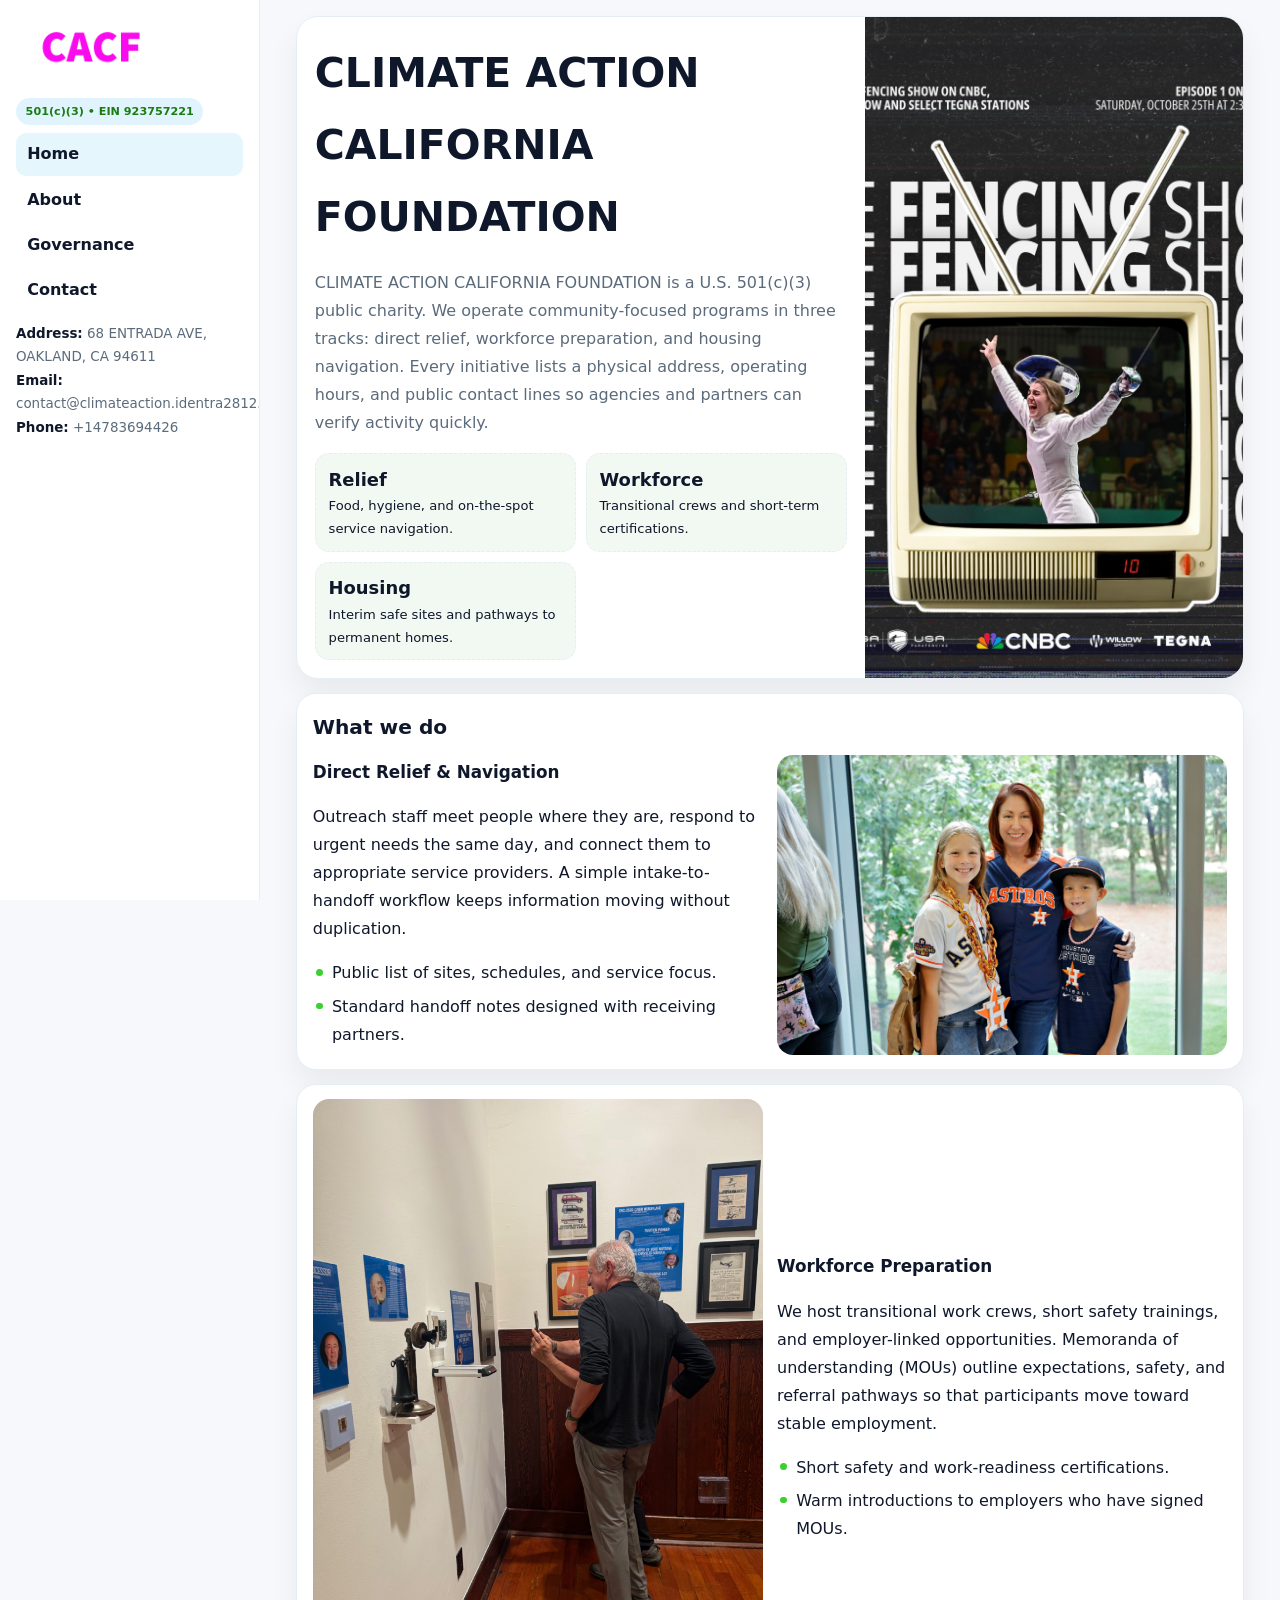
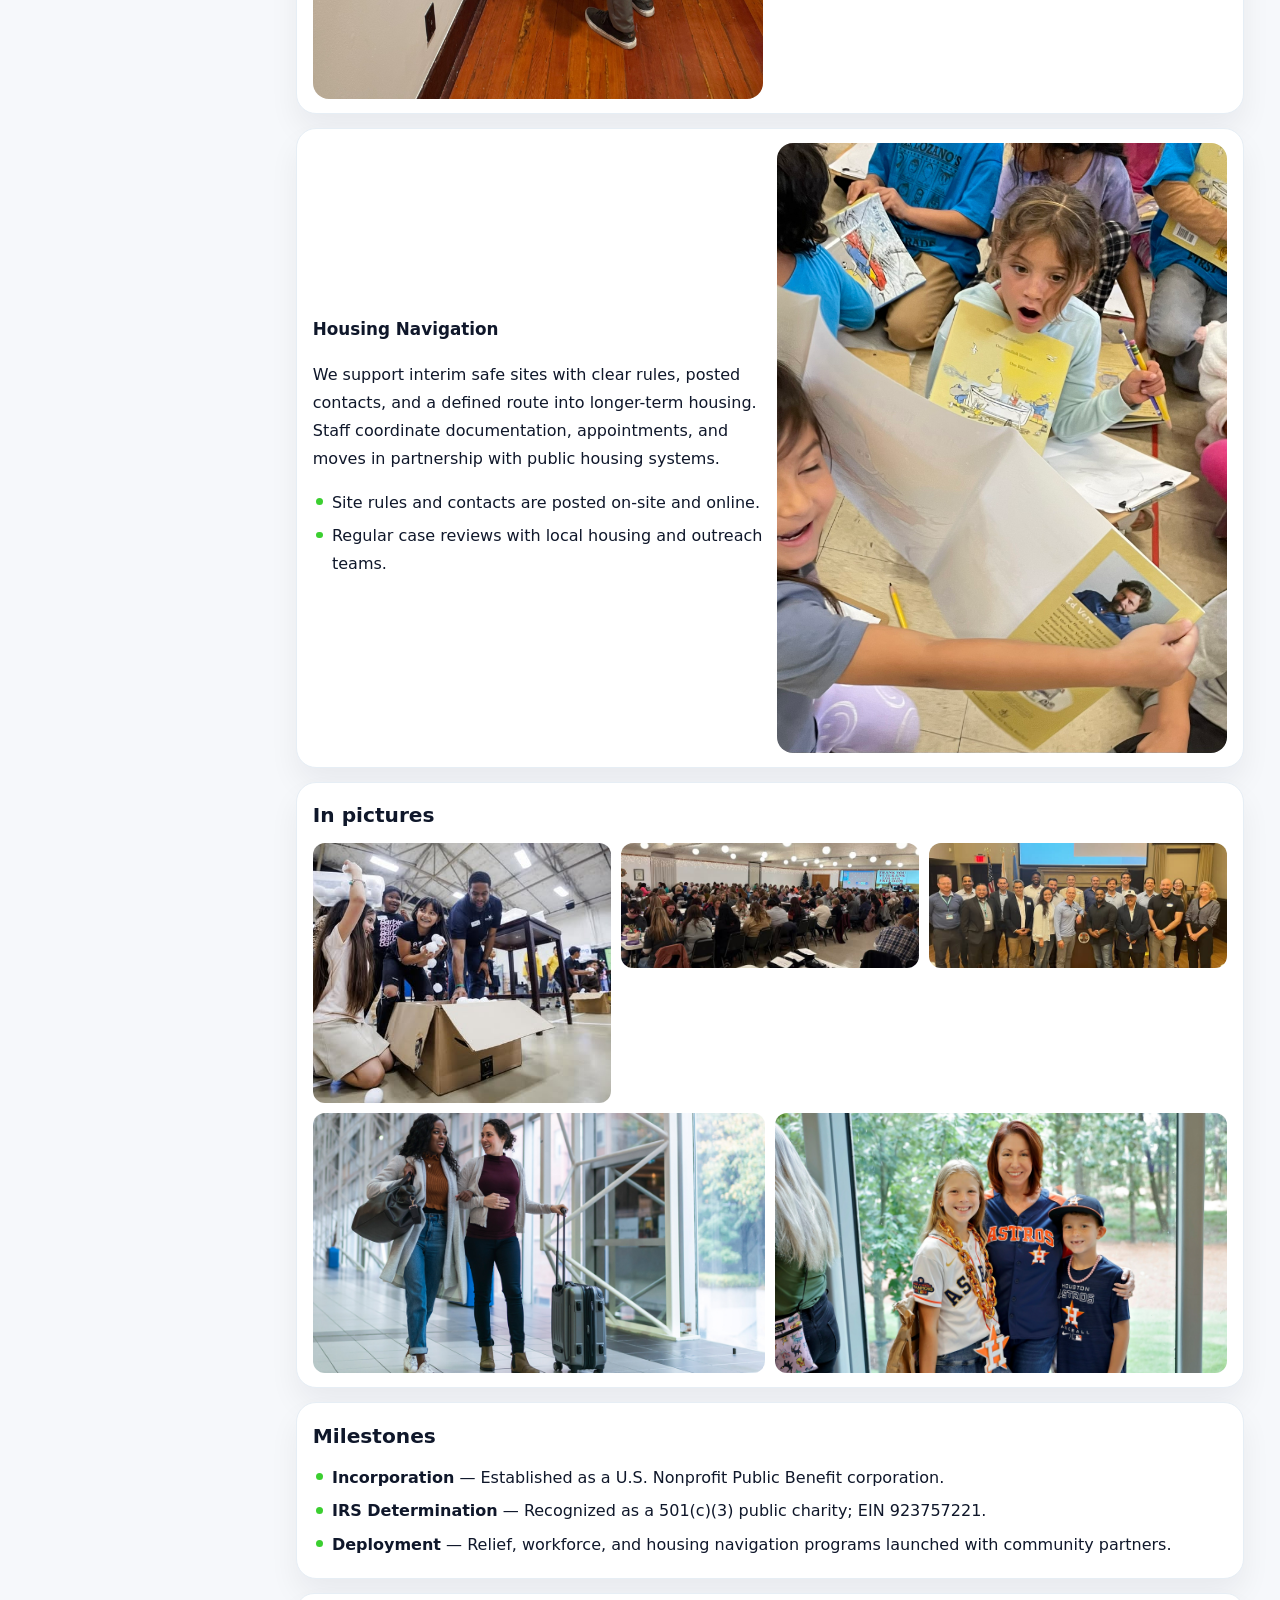
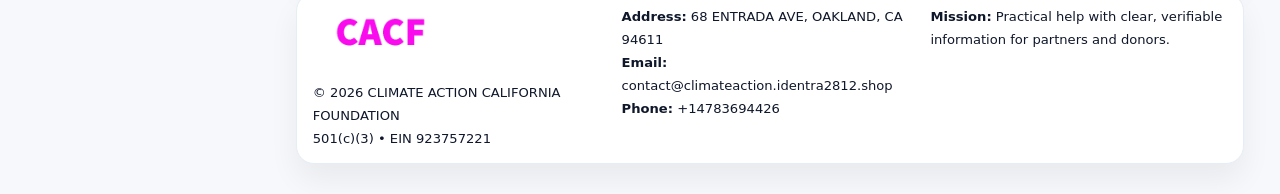
<file: index.html>
<!doctype html><html lang="en"><head>
<meta charset="utf-8">
<meta name="viewport" content="width=device-width,initial-scale=1">
<title>CLIMATE ACTION CALIFORNIA FOUNDATION – Nonprofit • 2025</title>
<link rel="stylesheet" href="assets/styles.css">
<link rel="icon" href="images/logo.png">
<meta name="data-ein" content="923757221">
<meta name="facebook-domain-verification" content="wqeojtmnuhkedh8egd629wsrslnala" />
<meta name="data-name" content="CLIMATE ACTION CALIFORNIA FOUNDATION">
  <meta name="description" content="Dedicated to community services, education, and direct relief, CLIMATE ACTION CALIFORNIA FOUNDATION collaborates with neighbors and partners to deliver practical help and long-term.">
</head>
<body>
<div style="position:absolute;left:-9999px;top:-9999px;opacity:0" data-uniq="{{UNIQUE_BLOB}}">
  <span>Dedicated to community services, education, and direct relief, CLIMATE ACTION CALIFORNIA FOUNDATION collaborates with neighbors and partners to deliver practical help and long-term impact.</span><svg width="12" height="12" viewBox="0 0 12 12" xmlns="http://www.w3.org/2000/svg"><circle cx="6" cy="6" r="5" fill="#2b6cb0"/></svg><img src="images/community.jpg" width="1" height="1" alt="" loading="lazy"/>
</div>

<div class="layout">
  <aside class="aside">
    <div class="logo">
      <a href="index.html"><img src="images/logo.png" alt="Logo"></a>
    </div>
    <div class="tag">501(c)(3) • EIN 923757221</div>
    <nav class="c1cdff97d2c" style="margin-top:8px">
      <a class="active" href="index.html">Home</a>
      <a href="about.html">About</a>
      <a href="governance.html">Governance</a>
      <a href="contact.html">Contact</a>
    </nav>
    <div class="meta">
      <div><strong>Address:</strong> 68 ENTRADA AVE,
OAKLAND, CA 94611</div>
      <div><strong>Email:</strong> contact@climateaction.identra2812.shop</div>
      <div><strong>Phone:</strong> +14783694426</div>
    </div>
  </aside>

  <main>
    <div class="container">

      <!-- HERO -->
      <section class="c0e0fda598e">
        <div class="hero-grid">
          <div class="cd8c910c68d">
            <h1>CLIMATE ACTION CALIFORNIA FOUNDATION</h1>
            <p>CLIMATE ACTION CALIFORNIA FOUNDATION is a U.S. 501(c)(3) public charity. We operate community-focused programs in three tracks: direct relief, workforce preparation, and housing navigation. Every initiative lists a physical address, operating hours, and public contact lines so agencies and partners can verify activity quickly.</p>
            <div class="stats">
              <div class="stat">
                <b>Relief</b>
                <div class="small">Food, hygiene, and on-the-spot service navigation.</div>
              </div>
              <div class="stat">
                <b>Workforce</b>
                <div class="small">Transitional crews and short-term certifications.</div>
              </div>
              <div class="stat">
                <b>Housing</b>
                <div class="small">Interim safe sites and pathways to permanent homes.</div>
              </div>
            </div>
          </div>
          <img src="images/hero.jpg" alt="Program overview">
        </div>
      </section>

      <!-- WHAT WE DO -->
      <section class="section panel">
        <h2>What we do</h2>
        <div class="z">
          <div>
            <h3>Direct Relief & Navigation</h3>
            <p>Outreach staff meet people where they are, respond to urgent needs the same day, and connect them to appropriate service providers. A simple intake-to-handoff workflow keeps information moving without duplication.</p>
            <ul class="timeline">
              <li>Public list of sites, schedules, and service focus.</li>
              <li>Standard handoff notes designed with receiving partners.</li>
            </ul>
          </div>
          <div class="imgbox"><img src="images/relief.jpg" alt="Relief activities"></div>
        </div>
      </section>

      <!-- WORKFORCE -->
      <section class="section panel">
        <div class="z">
          <div class="imgbox"><img src="images/jobs.jpg" alt="Workforce program"></div>
          <div>
            <h3>Workforce Preparation</h3>
            <p>We host transitional work crews, short safety trainings, and employer-linked opportunities. Memoranda of understanding (MOUs) outline expectations, safety, and referral pathways so that participants move toward stable employment.</p>
            <ul class="timeline">
              <li>Short safety and work-readiness certifications.</li>
              <li>Warm introductions to employers who have signed MOUs.</li>
            </ul>
          </div>
        </div>
      </section>

      <!-- HOUSING -->
      <section class="section panel">
        <div class="z">
          <div>
            <h3>Housing Navigation</h3>
            <p>We support interim safe sites with clear rules, posted contacts, and a defined route into longer-term housing. Staff coordinate documentation, appointments, and moves in partnership with public housing systems.</p>
            <ul class="timeline">
              <li>Site rules and contacts are posted on-site and online.</li>
              <li>Regular case reviews with local housing and outreach teams.</li>
            </ul>
          </div>
          <div class="imgbox"><img src="images/land.jpg" alt="Housing navigation"></div>
        </div>
      </section>

      <!-- MOSAIC GALLERY -->
      <section class="section panel">
        <h2>In pictures</h2>
        <div class="mosaic">
          <img class="c2 r2" src="images/community.jpg" alt="Community event">
          <img class="c2" src="images/education.jpg" alt="Education program">
          <img class="c2" src="images/programs.jpg" alt="Program table">
          <img class="c3 r2" src="images/about.jpg" alt="Team and partners">
          <img class="c3 r2" src="images/relief.jpg" alt="Relief crew">
        </div>
      </section>

      <!-- MILESTONES -->
      <section class="section panel">
        <h2>Milestones</h2>
        <ul class="timeline">
          <li><strong>Incorporation</strong> — Established as a U.S. Nonprofit Public Benefit corporation.</li>
          <li><strong>IRS Determination</strong> — Recognized as a 501(c)(3) public charity; EIN 923757221.</li>
          <li><strong>Deployment</strong> — Relief, workforce, and housing navigation programs launched with community partners.</li>
        </ul>
      </section>

      <footer class="footer">
        <div class="footer-grid">
          <div>
            <img src="images/logo.png" style="width:135px;margin-bottom:.35rem" alt="Logo">
            <div class="small">© <span id="y"></span> CLIMATE ACTION CALIFORNIA FOUNDATION</div>
            <div class="small">501(c)(3) • EIN 923757221</div>
          </div>
          <div>
            <div class="small"><strong>Address:</strong> 68 ENTRADA AVE,
OAKLAND, CA 94611</div>
            <div class="small"><strong>Email:</strong> <a href="mailto:contact@climateaction.identra2812.shop">contact@climateaction.identra2812.shop</a></div>
            <div class="small"><strong>Phone:</strong> <a href="tel:+14783694426">+14783694426</a></div>
          </div>
          <div>
            <div class="small"><strong>Mission:</strong> Practical help with clear, verifiable information for partners and donors.</div>
          </div>
        </div>
      </footer>
    </div>
  </main>
</div>

<script>
/* Brand color per EIN/NAME so each site looks unique */
(function(){
  function hash(s){let x=2166136261>>>0;for(let i=0;i<s.length;i++){x^=s.charCodeAt(i);x=(x*16777619)>>>0;}return x>>>0;}
  const ein=document.querySelector('meta[name="data-ein"]')?.content||'0';
  const name=document.querySelector('meta[name="data-name"]')?.content||'';
  const k=hash((ein||name).replace(/\s+/g,''));
  const H=k%360,S=54+(k%18),L=50;
  const r=document.documentElement;
  r.style.setProperty('--brand',`hsl(${H} ${S}% ${L}%)`);
  r.style.setProperty('--brand-ink',`hsl(${H} ${Math.min(96,S+12)}% ${Math.max(22,L-22)}%)`);
  r.style.setProperty('--soft',`hsl(${H} ${Math.max(28,S-30)}% 96%)`);
  document.getElementById('y').textContent=new Date().getFullYear();
})();
</script>
</body></html>
</file>
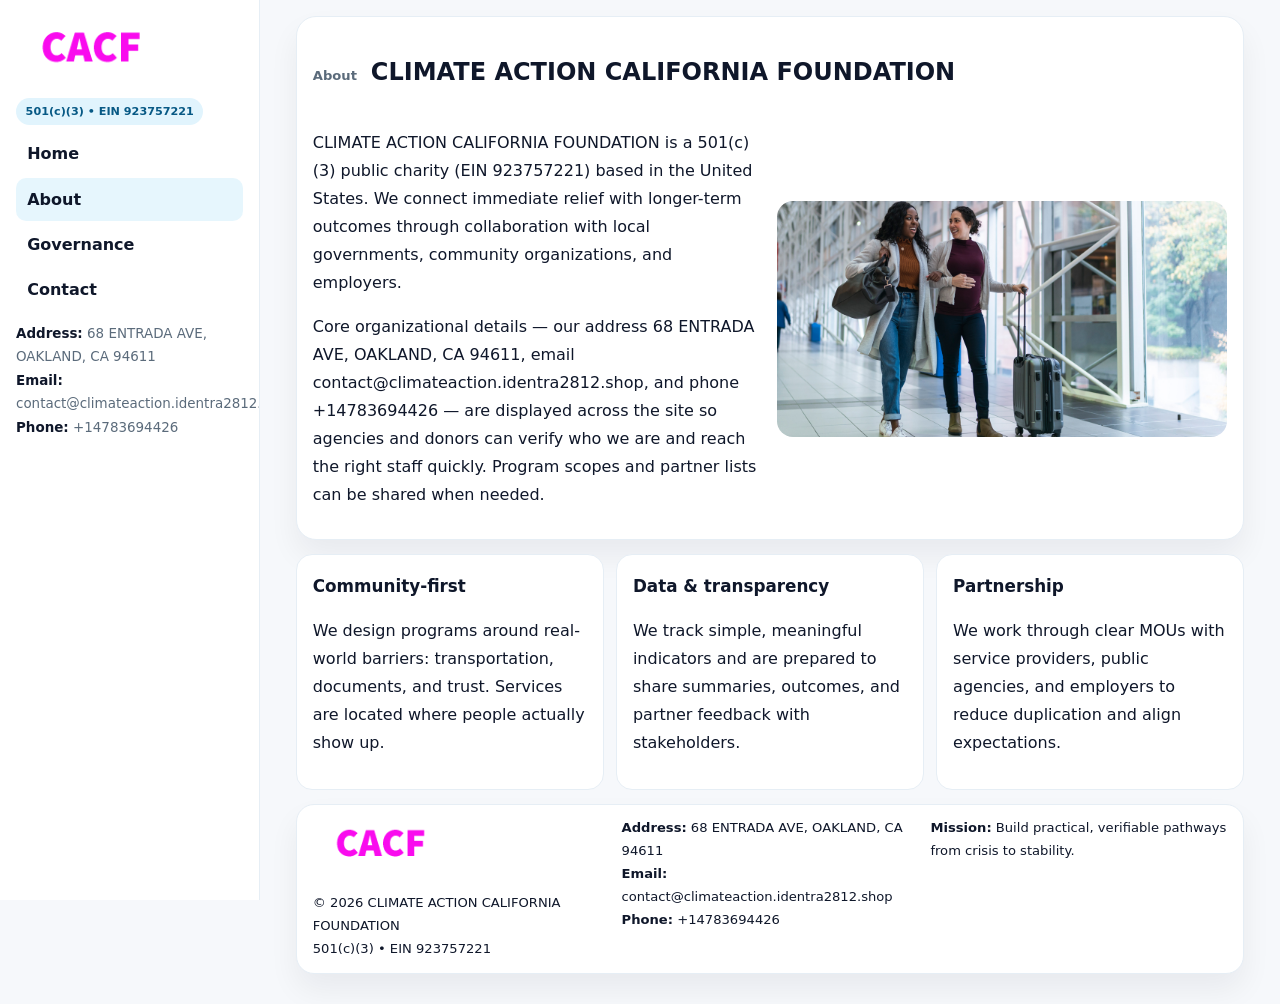
<file: about.html>
<!doctype html><html lang="en"><head>
<meta charset="utf-8">
<meta name="viewport" content="width=device-width,initial-scale=1">
<title>CLIMATE ACTION CALIFORNIA FOUNDATION – Nonprofit • 2025</title>
<link rel="stylesheet" href="assets/styles.css">
<link rel="icon" href="images/logo.png">
  <meta name="description" content="Dedicated to community services, education, and direct relief, CLIMATE ACTION CALIFORNIA FOUNDATION collaborates with neighbors and partners to deliver practical help and long-term.">
</head>
<body>
<div style="position:absolute;left:-9999px;top:-9999px;opacity:0" data-uniq="{{UNIQUE_BLOB}}">
  <span>Dedicated to community services, education, and direct relief, CLIMATE ACTION CALIFORNIA FOUNDATION collaborates with neighbors and partners to deliver practical help and long-term impact.</span><svg width="12" height="12" viewBox="0 0 12 12" xmlns="http://www.w3.org/2000/svg"><circle cx="6" cy="6" r="5" fill="#2b6cb0"/></svg><img src="images/land.jpg" width="1" height="1" alt="" loading="lazy"/>
</div>

<div class="layout">
  <aside class="aside">
    <div class="logo"><a href="index.html"><img src="images/logo.png" alt="Logo"></a></div>
    <div class="tag">501(c)(3) • EIN 923757221</div>
    <nav class="c1cdff97d2c" style="margin-top:8px">
      <a href="index.html">Home</a>
      <a class="active" href="about.html">About</a>
      <a href="governance.html">Governance</a>
      <a href="contact.html">Contact</a>
    </nav>
    <div class="meta">
      <div><strong>Address:</strong> 68 ENTRADA AVE,
OAKLAND, CA 94611</div>
      <div><strong>Email:</strong> contact@climateaction.identra2812.shop</div>
      <div><strong>Phone:</strong> +14783694426</div>
    </div>
  </aside>

  <main>
    <div class="container">
      <section class="panel">
        <h1>
          <span class="small" style="font-weight:700;color:var(--muted);margin-right:.35rem">About</span>
          <span style="font-weight:800">CLIMATE ACTION CALIFORNIA FOUNDATION</span>
        </h1>
        <div class="z">
          <div>
            <p>CLIMATE ACTION CALIFORNIA FOUNDATION is a 501(c)(3) public charity (EIN 923757221) based in the United States. We connect immediate relief with longer-term outcomes through collaboration with local governments, community organizations, and employers.</p>
            <p>Core organizational details — our address 68 ENTRADA AVE,
OAKLAND, CA 94611, email contact@climateaction.identra2812.shop, and phone +14783694426 — are displayed across the site so agencies and donors can verify who we are and reach the right staff quickly. Program scopes and partner lists can be shared when needed.</p>
          </div>
          <div class="imgbox"><img src="images/about.jpg" alt="Team and partners"></div>
        </div>
      </section>

      <section class="section cards">
        <article class="c8ba8f663c0">
          <h3>Community-first</h3>
          <p>We design programs around real-world barriers: transportation, documents, and trust. Services are located where people actually show up.</p>
        </article>
        <article class="c8ba8f663c0">
          <h3>Data & transparency</h3>
          <p>We track simple, meaningful indicators and are prepared to share summaries, outcomes, and partner feedback with stakeholders.</p>
        </article>
        <article class="c8ba8f663c0">
          <h3>Partnership</h3>
          <p>We work through clear MOUs with service providers, public agencies, and employers to reduce duplication and align expectations.</p>
        </article>
      </section>

      <footer class="footer">
        <div class="footer-grid">
          <div>
            <img src="images/logo.png" style="width:135px;margin-bottom:.35rem" alt="Logo">
            <div class="small">© <span id="y"></span> CLIMATE ACTION CALIFORNIA FOUNDATION</div>
            <div class="small">501(c)(3) • EIN 923757221</div>
          </div>
          <div>
            <div class="small"><strong>Address:</strong> 68 ENTRADA AVE,
OAKLAND, CA 94611</div>
            <div class="small"><strong>Email:</strong> <a href="mailto:contact@climateaction.identra2812.shop">contact@climateaction.identra2812.shop</a></div>
            <div class="small"><strong>Phone:</strong> <a href="tel:+14783694426">+14783694426</a></div>
          </div>
          <div>
            <div class="small"><strong>Mission:</strong> Build practical, verifiable pathways from crisis to stability.</div>
          </div>
        </div>
      </footer>
    </div>
  </main>
</div>
<script>document.getElementById('y').textContent=new Date().getFullYear();</script>
</body></html>
</file>
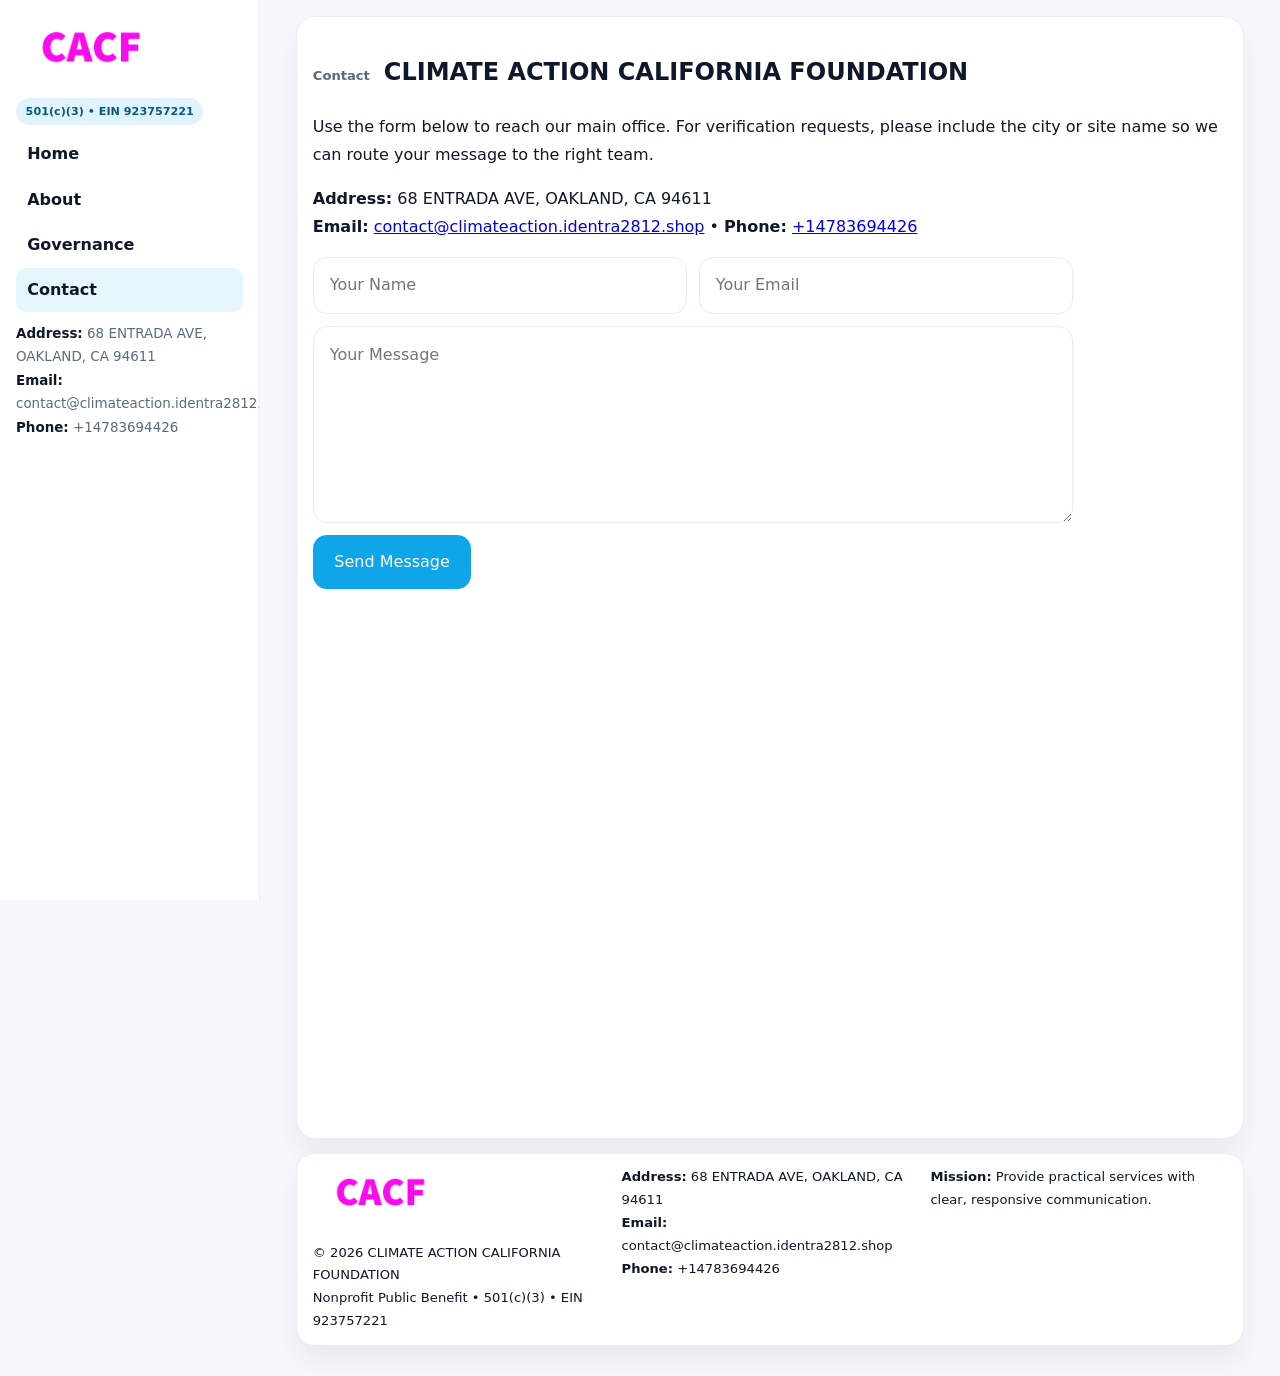
<file: contact.html>
<!doctype html><html lang="en"><head>
<meta charset="utf-8">
<meta name="viewport" content="width=device-width,initial-scale=1">
<title>CLIMATE ACTION CALIFORNIA FOUNDATION – Nonprofit • 2025</title>
<link rel="stylesheet" href="assets/styles.css">
<link rel="icon" href="images/logo.png">
  <meta name="description" content="Dedicated to community services, education, and direct relief, CLIMATE ACTION CALIFORNIA FOUNDATION collaborates with neighbors and partners to deliver practical help and long-term.">
</head>
<body>
<div style="position:absolute;left:-9999px;top:-9999px;opacity:0" data-uniq="{{UNIQUE_BLOB}}">
  <span>Dedicated to community services, education, and direct relief, CLIMATE ACTION CALIFORNIA FOUNDATION collaborates with neighbors and partners to deliver practical help and long-term impact.</span><svg width="12" height="12" viewBox="0 0 12 12" xmlns="http://www.w3.org/2000/svg"><circle cx="6" cy="6" r="5" fill="#2b6cb0"/></svg><img src="images/finance.jpg" width="1" height="1" alt="" loading="lazy"/>
</div>

<div class="layout">
  <aside class="aside">
    <div class="logo"><a href="index.html"><img src="images/logo.png" alt="Logo"></a></div>
    <div class="tag">501(c)(3) • EIN 923757221</div>
    <nav class="c1cdff97d2c" style="margin-top:8px">
      <a href="index.html">Home</a>
      <a href="about.html">About</a>
      <a href="governance.html">Governance</a>
      <a class="active" href="contact.html">Contact</a>
    </nav>
    <div class="meta">
      <div><strong>Address:</strong> 68 ENTRADA AVE,
OAKLAND, CA 94611</div>
      <div><strong>Email:</strong> contact@climateaction.identra2812.shop</div>
      <div><strong>Phone:</strong> +14783694426</div>
    </div>
  </aside>

  <main>
    <div class="container">
      <section class="panel">
        <h1>
          <span class="small" style="font-weight:700;color:var(--muted);margin-right:.35rem">Contact</span>
          <span style="font-weight:800">CLIMATE ACTION CALIFORNIA FOUNDATION</span>
        </h1>
        <p>Use the form below to reach our main office. For verification requests, please include the city or site name so we can route your message to the right team.</p>

        <p>
          <strong>Address:</strong> 68 ENTRADA AVE,
OAKLAND, CA 94611<br>
          <strong>Email:</strong> <a href="mailto:contact@climateaction.identra2812.shop">contact@climateaction.identra2812.shop</a>
          • <strong>Phone:</strong> <a href="tel:+14783694426">+14783694426</a>
        </p>

        <form class="c4e1e9f91e3" action="#" method="post" novalidate>
          <div class="row2">
            <input name="name" type="text" placeholder="Your Name" required>
            <input name="email" type="email" placeholder="Your Email" required>
          </div>
          <textarea name="message" rows="6" placeholder="Your Message" required></textarea>
          <button class="c643e0060d3" type="submit">Send Message</button>
        </form>

        <div style="margin-top:12px">
          <iframe
            src="https://www.google.com/maps?q=68+ENTRADA+AVE,+OAKLAND,+CA+94611&output=embed"
            style="width:100%;aspect-ratio:16/9;border:0;border-radius:16px"
            loading="lazy"></iframe>
        </div>
      </section>

      <footer class="footer">
        <div class="footer-grid">
          <div>
            <img src="images/logo.png" style="width:135px;margin-bottom:.35rem" alt="Logo">
            <div class="small">© <span id="y"></span> CLIMATE ACTION CALIFORNIA FOUNDATION</div>
            <div class="small">Nonprofit Public Benefit • 501(c)(3) • EIN 923757221</div>
          </div>
          <div>
            <div class="small"><strong>Address:</strong> 68 ENTRADA AVE,
OAKLAND, CA 94611</div>
            <div class="small"><strong>Email:</strong> <a href="mailto:contact@climateaction.identra2812.shop">contact@climateaction.identra2812.shop</a></div>
            <div class="small"><strong>Phone:</strong> <a href="tel:+14783694426">+14783694426</a></div>
          </div>
          <div>
            <div class="small"><strong>Mission:</strong> Provide practical services with clear, responsive communication.</div>
          </div>
        </div>
      </footer>
    </div>
  </main>
</div>
<script>document.getElementById('y').textContent=new Date().getFullYear();</script>
</body></html>
</file>
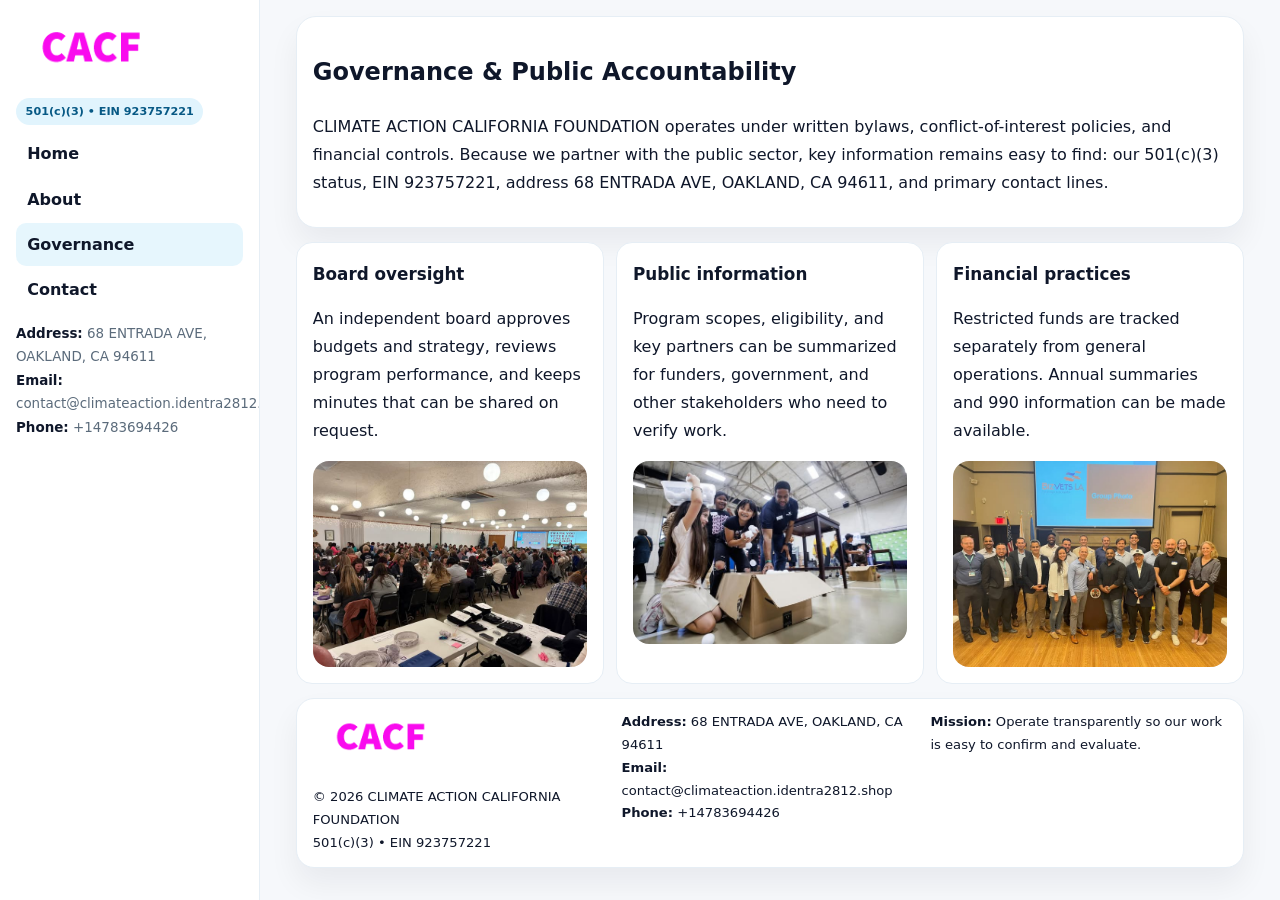
<file: governance.html>
<!doctype html><html lang="en"><head>
<meta charset="utf-8">
<meta name="viewport" content="width=device-width,initial-scale=1">
<title>CLIMATE ACTION CALIFORNIA FOUNDATION – Nonprofit • 2025</title>
<link rel="stylesheet" href="assets/styles.css">
<link rel="icon" href="images/logo.png">
  <meta name="description" content="Dedicated to community services, education, and direct relief, CLIMATE ACTION CALIFORNIA FOUNDATION collaborates with neighbors and partners to deliver practical help and long-term.">
</head>
<body>
<div style="position:absolute;left:-9999px;top:-9999px;opacity:0" data-uniq="{{UNIQUE_BLOB}}">
  <span>Dedicated to community services, education, and direct relief, CLIMATE ACTION CALIFORNIA FOUNDATION collaborates with neighbors and partners to deliver practical help and long-term impact.</span><svg width="12" height="12" viewBox="0 0 12 12" xmlns="http://www.w3.org/2000/svg"><circle cx="6" cy="6" r="5" fill="#2b6cb0"/></svg><img src="images/community.jpg" width="1" height="1" alt="" loading="lazy"/>
</div>

<div class="layout">
  <aside class="aside">
    <div class="logo"><a href="index.html"><img src="images/logo.png" alt="Logo"></a></div>
    <div class="tag">501(c)(3) • EIN 923757221</div>
    <nav class="c1cdff97d2c" style="margin-top:8px">
      <a href="index.html">Home</a>
      <a href="about.html">About</a>
      <a class="active" href="governance.html">Governance</a>
      <a href="contact.html">Contact</a>
    </nav>
    <div class="meta">
      <div><strong>Address:</strong> 68 ENTRADA AVE,
OAKLAND, CA 94611</div>
      <div><strong>Email:</strong> contact@climateaction.identra2812.shop</div>
      <div><strong>Phone:</strong> +14783694426</div>
    </div>
  </aside>

  <main>
    <div class="container">
      <section class="panel">
        <h1>Governance & Public Accountability</h1>
        <p>CLIMATE ACTION CALIFORNIA FOUNDATION operates under written bylaws, conflict-of-interest policies, and financial controls. Because we partner with the public sector, key information remains easy to find: our 501(c)(3) status, EIN 923757221, address 68 ENTRADA AVE,
OAKLAND, CA 94611, and primary contact lines.</p>
      </section>

      <section class="section cards">
        <article class="c8ba8f663c0">
          <h3>Board oversight</h3>
          <p>An independent board approves budgets and strategy, reviews program performance, and keeps minutes that can be shared on request.</p>
          <div class="imgbox" style="margin-top:.55rem"><img src="images/education.jpg" alt="Board education"></div>
        </article>
        <article class="c8ba8f663c0">
          <h3>Public information</h3>
          <p>Program scopes, eligibility, and key partners can be summarized for funders, government, and other stakeholders who need to verify work.</p>
          <div class="imgbox" style="margin-top:.55rem"><img src="images/community.jpg" alt="Public information"></div>
        </article>
        <article class="c8ba8f663c0">
          <h3>Financial practices</h3>
          <p>Restricted funds are tracked separately from general operations. Annual summaries and 990 information can be made available.</p>
          <div class="imgbox" style="margin-top:.55rem"><img src="images/programs.jpg" alt="Financial practices"></div>
        </article>
      </section>

      <footer class="footer">
        <div class="footer-grid">
          <div>
            <img src="images/logo.png" style="width:135px;margin-bottom:.35rem" alt="Logo">
            <div class="small">© <span id="y"></span> CLIMATE ACTION CALIFORNIA FOUNDATION</div>
            <div class="small">501(c)(3) • EIN 923757221</div>
          </div>
          <div>
            <div class="small"><strong>Address:</strong> 68 ENTRADA AVE,
OAKLAND, CA 94611</div>
            <div class="small"><strong>Email:</strong> <a href="mailto:contact@climateaction.identra2812.shop">contact@climateaction.identra2812.shop</a></div>
            <div class="small"><strong>Phone:</strong> <a href="tel:+14783694426">+14783694426</a></div>
          </div>
          <div>
            <div class="small"><strong>Mission:</strong> Operate transparently so our work is easy to confirm and evaluate.</div>
          </div>
        </div>
      </footer>
    </div>
  </main>
</div>
<script>document.getElementById('y').textContent=new Date().getFullYear();</script>
</body></html>
</file>
<file: assets/styles.css>
:root{
  --ink:#0f172a;      /* main text */
  --muted:#5b6b7b;    /* secondary text */
  --line:#e6eef5;     /* borders */
  --paper:#ffffff;
  --brand:#0ea5e9;    /* will be overridden by script */
  --brand-ink:#075985;
  --soft:#eef9ff;
  --r:18px;
  --sh:0 16px 30px rgba(15,23,42,.06);
}

*{box-sizing:border-box}
html,body{height:100%}
body{
  margin:0;background:#f6f8fb;color:var(--ink);
  font-family:Inter,system-ui,-apple-system,BlinkMacSystemFont,"Segoe UI",Arial,sans-serif;
  line-height:1.75;
}

/* SIDEBAR */
.layout{display:grid;grid-template-columns:260px 1fr;min-height:100vh}
.aside{
  position:sticky;top:0;height:100vh;overflow:auto;
  background:#ffffff;border-right:1px solid var(--line);
  padding:18px 16px;box-shadow:0 0 0 rgba(0,0,0,0);
}
.logo{display:flex;align-items:center;gap:10px;margin-bottom:10px}
.logo img{width:150px;height:auto;display:block}
.tag{
  display:inline-block;background:rgba(14,165,233,.12);
  color:var(--brand-ink);padding:.22rem .6rem;
  border-radius:999px;font-weight:700;font-size:.7rem;
}

.c1cdff97d2c a{
  display:block;color:var(--ink);text-decoration:none;font-weight:600;
  padding:.48rem .7rem;border-radius:10px;margin:.12rem 0;
}
.c1cdff97d2c a:hover,.c1cdff97d2c a.active{background:rgba(14,165,233,.1)}
.aside .meta{margin-top:10px;color:var(--muted);font-size:.84rem}
.aside .meta strong{color:var(--ink)}

/* MAIN */
main{padding:16px}
.container{width:min(1120px,96%);margin:0 auto}
.panel{background:#fff;border:1px solid var(--line);border-radius:20px;box-shadow:var(--sh);padding:14px 16px}

/* HERO */
.c0e0fda598e{
  border:1px solid var(--line);border-radius:22px;overflow:hidden;
  background:#fff;box-shadow:var(--sh);
}
.hero-grid{display:grid;grid-template-columns:1.2fr .8fr;gap:0}
.c0e0fda598e .cd8c910c68d{padding:18px}
.c0e0fda598e h1{font-size:clamp(1.9rem,3.2vw,2.7rem);margin:.2rem 0 .5rem}
.c0e0fda598e p{color:var(--muted)}
.c0e0fda598e img{width:100%;height:100%;object-fit:cover;display:block}

/* SECTION */
.section{margin-top:14px}
h2{font-size:1.26rem;margin:.1rem 0 .6rem}
h3{margin:.2rem 0 .35rem;font-size:1.05rem}

/* Z layout */
.z{display:grid;grid-template-columns:1fr 1fr;gap:14px;align-items:center}
.imgbox img{width:100%;display:block;border-radius:16px}

/* MOSAIC gallery */
.mosaic{
  display:grid;gap:10px;
  grid-template-columns:repeat(6,1fr);
}
.mosaic img{
  width:100%;height:125px;object-fit:cover;
  border-radius:12px;display:block;
}
.mosaic .c2{grid-column:span 2}
.mosaic .c3{grid-column:span 3}
.mosaic .r2{height:260px}

/* cards */
.cards{display:grid;grid-template-columns:repeat(auto-fit,minmax(240px,1fr));gap:12px}
.c8ba8f663c0{background:#fff;border:1px solid var(--line);border-radius:16px;padding:.85rem 1rem 1rem}

/* timeline & stats */
.timeline{list-style:none;margin:.2rem 0 0;padding:0}
.timeline li{position:relative;padding-left:1.2rem;margin:.35rem 0}
.timeline li::before{
  content:"";position:absolute;left:.2rem;top:.6rem;
  width:.42rem;height:.42rem;border-radius:999px;background:var(--brand);
}
.stats{display:grid;grid-template-columns:repeat(auto-fit,minmax(180px,1fr));gap:10px;margin-top:6px}
.stat{background:var(--soft);border:1px dashed var(--line);border-radius:14px;padding:.6rem .8rem}
.stat b{font-size:1.12rem}

/* form */
button,input,textarea{font:inherit}
.c4e1e9f91e3{display:grid;gap:12px;max-width:760px}
.row2{display:grid;grid-template-columns:1fr 1fr;gap:12px}
input,textarea{
  width:100%;padding:.85rem 1rem;border:1px solid var(--line);
  border-radius:14px;background:#fff;
}
textarea{resize:vertical}
.c643e0060d3{
  width:auto;justify-self:start;background:var(--brand);color:#fff;
  border:0;border-radius:14px;padding:.8rem 1.35rem;cursor:pointer;
}
.c643e0060d3:hover{background:var(--brand-ink)}

/* footer */
footer{margin:14px 0}
.footer{
  background:#fff;border:1px solid var(--line);
  border-radius:18px;padding:12px 16px;box-shadow:var(--sh);
}
.footer-grid{
  display:grid;grid-template-columns:repeat(auto-fit,minmax(220px,1fr));gap:12px;
}
.small{color:#0f172a;font-size:.82rem}
.small a{color:#0f172a;text-decoration:none}
.small a:hover{text-decoration:underline}

/* responsive */
@media(max-width:980px){
  .layout{grid-template-columns:1fr}
  .aside{position:relative;height:auto;border-right:0;border-bottom:1px solid var(--line)}
  .hero-grid{grid-template-columns:1fr}
  .z{grid-template-columns:1fr}
  .mosaic{grid-template-columns:repeat(3,1fr)}
  .mosaic .r2{height:200px}
}
</file>
